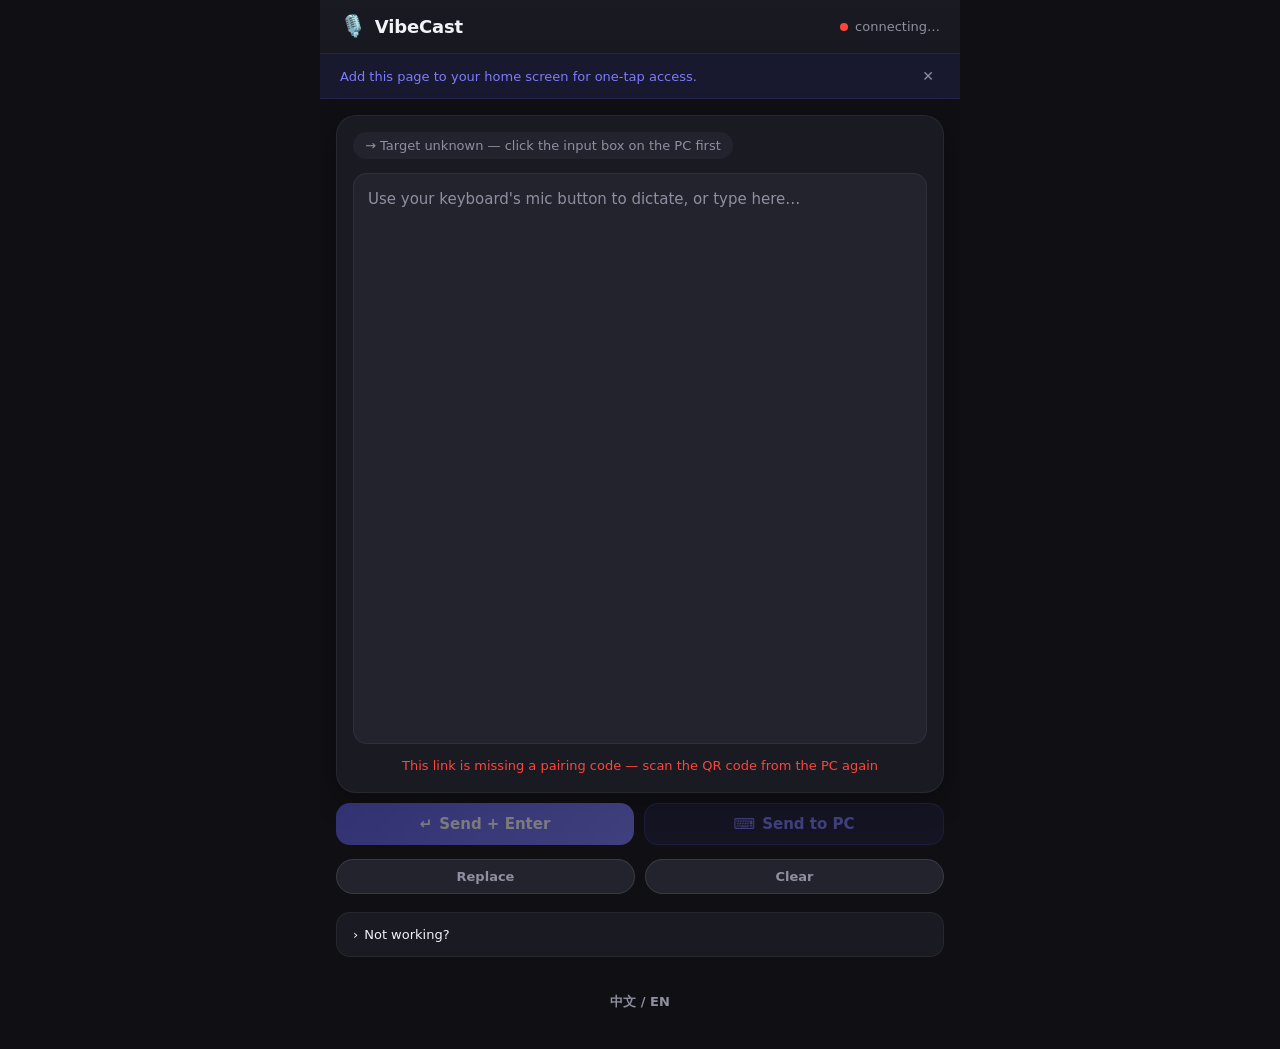
<file: src/VibeCast/wwwroot/index.html>
<!DOCTYPE html>
<html lang="en">
<head>
  <meta charset="UTF-8" />
  <meta name="viewport" content="width=device-width, initial-scale=1.0, maximum-scale=1.0, user-scalable=no, viewport-fit=cover, interactive-widget=resizes-content" />
  <meta name="theme-color" content="#0f0f14" />
  <title>VibeCast</title>
  <link rel="stylesheet" href="style.css?v=4" />
</head>
<body>
  <div class="shell">
    <div id="screen">
      <header class="topbar">
        <div class="brand">
          <span class="logo">🎙️</span>
          <span>VibeCast</span>
        </div>
        <div class="status">
          <span id="statusDot" class="dot"></span>
          <span id="statusText" data-i18n="connecting">connecting…</span>
        </div>
      </header>

      <div id="installBanner" class="install-banner" hidden>
        <span data-i18n="install_hint">Add this page to your home screen for one-tap access.</span>
        <button id="installDismiss" class="install-dismiss" type="button" aria-label="dismiss">✕</button>
      </div>

      <div class="card">
        <p id="focusPreview" class="focus-preview"></p>

        <textarea id="text" data-i18n-ph="placeholder"
                  placeholder="Use your keyboard's mic button to dictate, or type here…"></textarea>

        <p id="toast" class="toast" role="status"></p>
      </div>

      <div class="actions">
        <button id="sendEnterBtn" class="btn send-go" type="button">
          <span class="btn-ico" aria-hidden="true">↵</span>
          <span data-i18n="send_enter">Send + Enter</span>
        </button>
        <button id="sendBtn" class="btn send-soft" type="button">
          <span class="btn-ico" aria-hidden="true">⌨</span>
          <span data-i18n="send">Send to PC</span>
        </button>
      </div>
    </div>

    <div class="util-row" aria-label="send options">
      <button id="replaceToggle" class="chip" type="button" data-i18n="toggle_replace" aria-pressed="false">Replace</button>
      <button id="clearBtn" class="chip" type="button" data-i18n="clear">Clear</button>
    </div>

    <button id="undoBtn" class="btn send-soft undo" type="button" data-i18n="undo" hidden>Undo</button>
  </div>

  <div class="belowfold">
    <details class="help">
      <summary data-i18n="help_title">Not working?</summary>
      <ul>
        <li data-i18n="help_voice">Tap the microphone icon on your own keyboard (Gboard etc.) to dictate — VibeCast just relays the text.</li>
        <li data-i18n="help_focus">On the PC, click the input box you want the text to land in <em>before</em> pressing Send.</li>
        <li data-i18n="help_toggles">"Replace" clears the field first instead of inserting, for overwriting a search box or address bar instead of inserting at the cursor.</li>
        <li data-i18n="help_send">"Send to PC" just types the text; "Send + Enter" also presses Enter right after.</li>
        <li data-i18n="help_pair">Opened without a code? Scan the QR code from the PC tray icon again.</li>
      </ul>
    </details>

    <footer>
      <button id="uiLangBtn" class="linklike" type="button">中文 / EN</button>
    </footer>
  </div>

  <script src="pairing.js?v=3"></script>
  <script src="i18n.js?v=3"></script>
  <script src="app.js?v=4"></script>
</body>
</html>
</file>
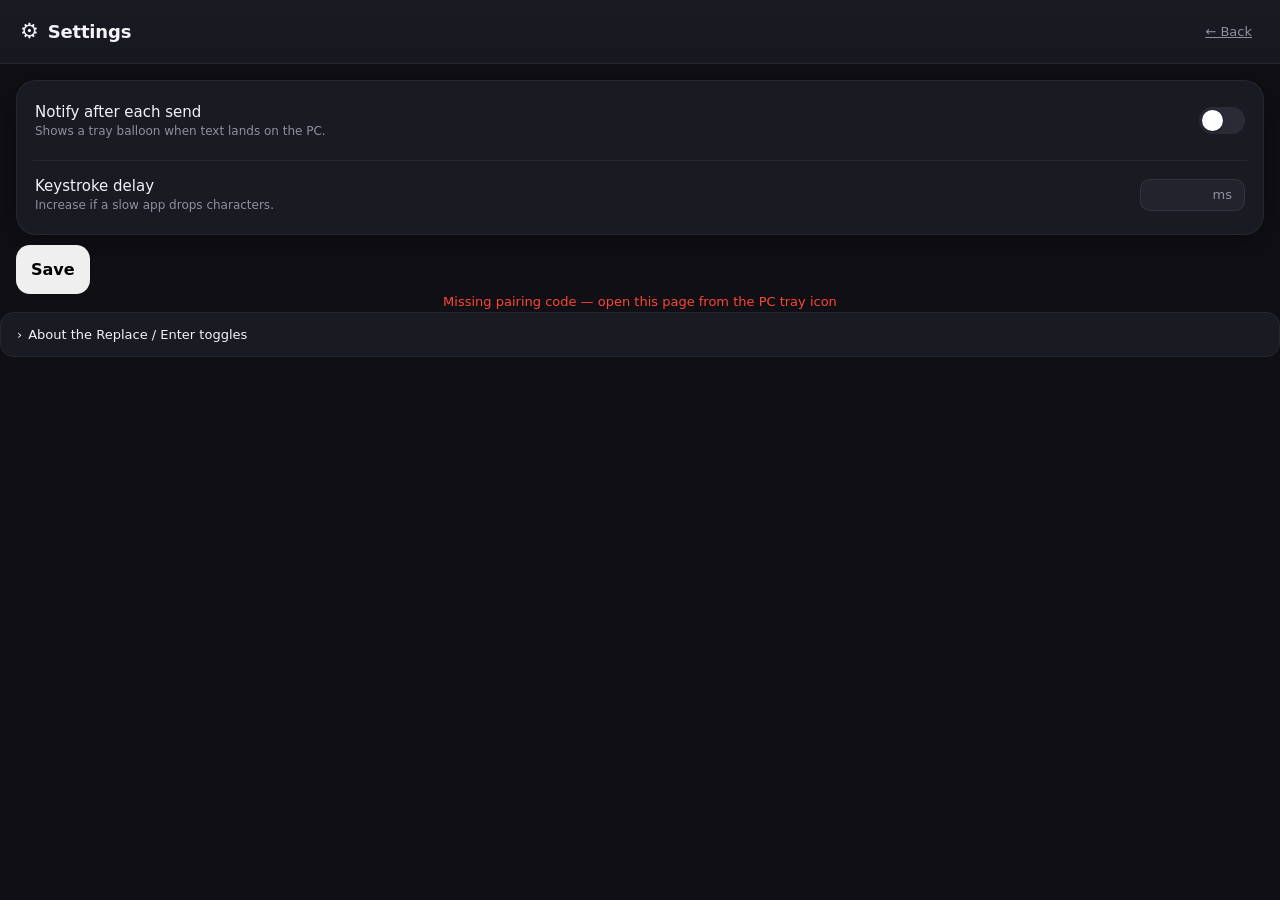
<file: src/VibeCast/wwwroot/config.html>
<!DOCTYPE html>
<html lang="en">
<head>
  <meta charset="UTF-8" />
  <meta name="viewport" content="width=device-width, initial-scale=1.0, viewport-fit=cover" />
  <meta name="theme-color" content="#0f0f14" />
  <title>VibeCast — Settings</title>
  <link rel="stylesheet" href="style.css" />
</head>
<body>
  <header class="topbar">
    <div class="brand"><span class="logo">⚙️</span><span>Settings</span></div>
    <a class="linklike" href="index.html">← Back</a>
  </header>

  <main>
    <div class="card">
      <div class="settings-row">
        <div class="settings-label">
          <span>Notify after each send</span>
          <span class="settings-hint">Shows a tray balloon when text lands on the PC.</span>
        </div>
        <label class="switch">
          <input type="checkbox" id="notify" />
          <span class="track"><span class="thumb"></span></span>
        </label>
      </div>
      <div class="settings-row">
        <div class="settings-label">
          <span>Keystroke delay</span>
          <span class="settings-hint">Increase if a slow app drops characters.</span>
        </div>
        <div class="number-input">
          <input type="number" id="keyDelay" min="0" max="500" step="5" />
          <span class="unit">ms</span>
        </div>
      </div>
    </div>

    <div class="actions">
      <button id="saveBtn" class="primary" type="button">Save</button>
    </div>
    <p id="toast" class="toast" role="status"></p>

    <details class="help">
      <summary>About the Replace / Enter toggles</summary>
      <ul>
        <li>These live on the phone page itself, not here — they're a per-visit choice, not a PC-wide setting.</li>
        <li><b>Replace</b> off (default) inserts at the cursor; on, it clears the field first.</li>
        <li><b>Enter</b> presses Enter right after sending — handy for chat boxes, off by default.</li>
      </ul>
    </details>
  </main>

  <script src="pairing.js"></script>
  <script src="config.js"></script>
</body>
</html>
</file>
<file: src/VibeCast/wwwroot/style.css>
:root {
  --bg: #0f0f14;
  --panel: #1a1a23;
  --panel-2: #23232e;
  --panel-3: #2b2b38;
  --text: #f2f2f7;
  --muted: #8f8fa0;
  --accent: #5e5ce6;
  --accent-2: #7d7bff;
  --danger: #ff453a;
  --ok: #30d158;
  --radius-lg: 20px;
  --radius-md: 14px;
  --radius-sm: 10px;
  --ease: cubic-bezier(0.2, 0.7, 0.3, 1);
  --visible-height: 100dvh;
}

* { box-sizing: border-box; -webkit-tap-highlight-color: transparent; }

html, body {
  margin: 0;
  height: 100%;
  background: var(--bg);
  color: var(--text);
  font-family: -apple-system, system-ui, "Segoe UI", Roboto, "Noto Sans", sans-serif;
  -webkit-font-smoothing: antialiased;
}

body {
  min-height: 100vh;
  min-height: 100dvh;
}

.shell {
  min-height: 100vh;
  min-height: 100dvh;
  max-width: 640px;
  width: 100%;
  margin: 0 auto;
  display: flex;
  flex-direction: column;
  overflow-x: hidden;
}

.topbar {
  display: flex;
  align-items: center;
  justify-content: space-between;
  padding: 16px 20px;
  padding-top: calc(16px + env(safe-area-inset-top));
  background: linear-gradient(180deg, var(--panel), rgba(26, 26, 35, 0.85));
  border-bottom: 1px solid rgba(255, 255, 255, 0.06);
  position: sticky;
  top: 0;
  z-index: 10;
  backdrop-filter: blur(10px);
}

.brand { display: flex; align-items: center; gap: 9px; font-weight: 700; font-size: 18px; letter-spacing: -0.01em; }
.logo { font-size: 21px; line-height: 1; }

.status { display: flex; align-items: center; gap: 7px; font-size: 13px; color: var(--muted); }
.dot { width: 8px; height: 8px; border-radius: 50%; background: var(--muted); transition: background .25s var(--ease), box-shadow .25s var(--ease); }
.dot.connected { background: var(--ok); box-shadow: 0 0 10px rgba(48, 209, 88, 0.6); }
.dot.disconnected { background: var(--danger); }

.install-banner {
  display: flex;
  align-items: center;
  justify-content: space-between;
  gap: 10px;
  padding: 10px 20px;
  font-size: 13px;
  color: var(--accent-2);
  background: rgba(94, 92, 230, 0.12);
  border-bottom: 1px solid rgba(94, 92, 230, 0.18);
  animation: slideDown .3s var(--ease);
}
.install-banner[hidden] { display: none; }
.install-dismiss {
  background: none;
  border: none;
  color: var(--muted);
  font-size: 14px;
  padding: 4px 6px;
  border-radius: 8px;
  flex-shrink: 0;
}
.install-dismiss:active { background: rgba(255, 255, 255, 0.08); }

@keyframes slideDown {
  from { opacity: 0; transform: translateY(-8px); }
  to { opacity: 1; transform: translateY(0); }
}

/* #screen is sized by JS to the visible area above the keyboard
   (window.visualViewport.height), so the card fills it and the send buttons
   land right on the keyboard's top edge. Everything in .belowfold sits under
   that line — covered by the keyboard while typing. */
#screen {
  flex: 1 1 auto;
  min-height: 0;
  display: flex;
  flex-direction: column;
  width: 100%;
  padding-bottom: calc(6px + env(safe-area-inset-bottom));
}

.keyboard-open #screen {
  flex: 0 0 var(--visible-height);
  height: var(--visible-height);
}

.belowfold {
  max-width: 640px;
  width: 100%;
  margin: 0 auto;
  padding: 12px 16px calc(16px + env(safe-area-inset-bottom));
  display: flex;
  flex-direction: column;
  gap: 14px;
}

.card {
  flex: 1;
  min-height: 0;
  margin: 16px 16px 10px;
  background: var(--panel);
  border: 1px solid rgba(255, 255, 255, 0.06);
  border-radius: var(--radius-lg);
  padding: 16px;
  display: flex;
  flex-direction: column;
  gap: 14px;
  box-shadow: 0 8px 30px rgba(0, 0, 0, 0.25);
}

.focus-preview {
  margin: 0;
  min-height: 20px;
  font-size: 13px;
  font-weight: 500;
  color: var(--muted);
  white-space: nowrap;
  overflow: hidden;
  text-overflow: ellipsis;
  padding: 6px 12px;
  background: var(--panel-2);
  border-radius: 999px;
  width: fit-content;
  max-width: 100%;
  transition: color .2s var(--ease), background .2s var(--ease);
}
.focus-preview.known { color: var(--accent-2); background: rgba(94, 92, 230, 0.14); }

textarea {
  width: 100%;
  min-height: 72px;
  flex: 1;
  resize: none;
  background: var(--panel-2);
  color: var(--text);
  border: 1px solid rgba(255, 255, 255, 0.06);
  border-radius: var(--radius-md);
  padding: 14px;
  font-size: 15px;
  line-height: 1.55;
  font-family: inherit;
  transition: border-color .15s var(--ease), background .15s var(--ease);
}
textarea::placeholder { color: var(--muted); }
textarea:focus {
  outline: none;
  border-color: var(--accent);
  background: var(--panel-3);
}

.util-row {
  display: flex;
  align-items: center;
  gap: 10px;
  margin: 8px 16px 0;
  padding-bottom: calc(6px + env(safe-area-inset-bottom));
  flex: 0 0 auto;
}
.chip {
  flex: 1;
  cursor: pointer;
  font-family: inherit;
  border: 1px solid rgba(255, 255, 255, 0.10);
  background: var(--panel-2);
  color: var(--muted);
  border-radius: 999px;
  padding: 9px 16px;
  font-size: 13px;
  font-weight: 600;
  min-width: 0;
  transition: background .15s var(--ease), color .15s var(--ease), border-color .15s var(--ease), transform .08s;
}
.chip:active { transform: scale(0.96); }
.chip[aria-pressed="true"] {
  background: rgba(94, 92, 230, 0.16);
  border-color: var(--accent);
  color: var(--accent-2);
}

.actions { display: flex; gap: 10px; margin: 0 16px; }
button {
  cursor: pointer;
  font-family: inherit;
  border: none;
  border-radius: var(--radius-md);
  padding: 15px;
  font-size: 16px;
  font-weight: 600;
  transition: background .15s var(--ease), opacity .15s var(--ease), transform .08s;
}

/* Send buttons: equal-width pair, distinguished by fill. Kept compact —
   they sit just above the phone keyboard, in the thumb zone. */
.btn {
  flex: 1;
  display: flex;
  align-items: center;
  justify-content: center;
  gap: 7px;
  min-width: 0;
  padding: 11px 10px;
  font-size: 15px;
}
.btn-ico { font-size: 15px; line-height: 1; flex-shrink: 0; }
.btn:active { transform: scale(0.98); }
.btn:disabled { opacity: .45; box-shadow: none; }

/* Primary: types text + presses Enter (the one-tap "done" action). */
.send-go {
  background: linear-gradient(135deg, var(--accent), var(--accent-2));
  color: #fff;
  box-shadow: 0 4px 16px rgba(94, 92, 230, 0.35);
}
.send-go:active { filter: brightness(0.95); }
.send-go:disabled { box-shadow: none; }

/* Secondary: just types the text, leaves the cursor for you. */
.send-soft {
  background: rgba(94, 92, 230, 0.16);
  color: var(--accent-2);
  border: 1px solid rgba(94, 92, 230, 0.30);
}
.send-soft:active { background: rgba(94, 92, 230, 0.24); }

.toast {
  min-height: 18px;
  margin: 0;
  text-align: center;
  font-size: 13px;
  font-weight: 500;
  color: var(--muted);
  opacity: 0;
  transform: translateY(-2px);
  transition: opacity .2s var(--ease), transform .2s var(--ease), color .2s var(--ease);
}
.toast:not(:empty) { opacity: 1; transform: translateY(0); }
.toast.ok { color: var(--ok); }
.toast.err { color: var(--danger); }

.undo { margin: 10px 16px 0; }
.undo[hidden] { display: none; }

.help {
  font-size: 13px;
  color: var(--muted);
  background: var(--panel);
  border: 1px solid rgba(255, 255, 255, 0.05);
  border-radius: var(--radius-md);
  padding: 2px 16px;
}
.help summary {
  padding: 12px 0;
  cursor: pointer;
  font-weight: 500;
  color: var(--text);
  list-style: none;
}
.help summary::-webkit-details-marker { display: none; }
.help summary::before { content: "›"; display: inline-block; margin-right: 6px; transition: transform .15s var(--ease); }
.help[open] summary::before { transform: rotate(90deg); }
.help ul { margin: 0 0 14px; padding-left: 18px; line-height: 1.7; }
.help li { margin-bottom: 4px; }

footer { padding: 14px; text-align: center; }
.linklike { background: none; color: var(--muted); font-size: 13px; padding: 8px; border-radius: 8px; }
.linklike:active { background: var(--panel-2); }

/* ---- Settings page: rows, switch, number input ---- */

.settings-row {
  display: flex;
  align-items: center;
  justify-content: space-between;
  gap: 16px;
  padding: 6px 2px;
}
.settings-row + .settings-row { border-top: 1px solid rgba(255, 255, 255, 0.06); padding-top: 16px; margin-top: 2px; }
.settings-label { display: flex; flex-direction: column; gap: 3px; }
.settings-label > span:first-child { font-size: 15px; font-weight: 500; }
.settings-hint { font-size: 12px; color: var(--muted); }

.switch { position: relative; display: inline-block; width: 46px; height: 27px; flex-shrink: 0; cursor: pointer; }
.switch input { opacity: 0; width: 0; height: 0; position: absolute; }
.switch .track {
  position: absolute; inset: 0;
  background: var(--panel-3);
  border-radius: 999px;
  transition: background .2s var(--ease);
}
.switch .thumb {
  position: absolute; top: 3px; left: 3px;
  width: 21px; height: 21px;
  background: #fff;
  border-radius: 50%;
  transition: transform .2s var(--ease);
  box-shadow: 0 1px 3px rgba(0, 0, 0, 0.35);
}
.switch input:checked ~ .track { background: var(--accent); }
.switch input:checked ~ .track .thumb { transform: translateX(19px); }

.number-input {
  display: flex;
  align-items: center;
  gap: 8px;
  background: var(--panel-2);
  border: 1px solid rgba(255, 255, 255, 0.08);
  border-radius: var(--radius-sm);
  padding: 6px 12px;
}
.number-input input {
  width: 52px;
  background: none;
  border: none;
  color: var(--text);
  font-size: 15px;
  font-family: inherit;
  text-align: right;
  padding: 0;
}
.number-input input:focus { outline: none; }
.number-input .unit { font-size: 13px; color: var(--muted); }
</file>
